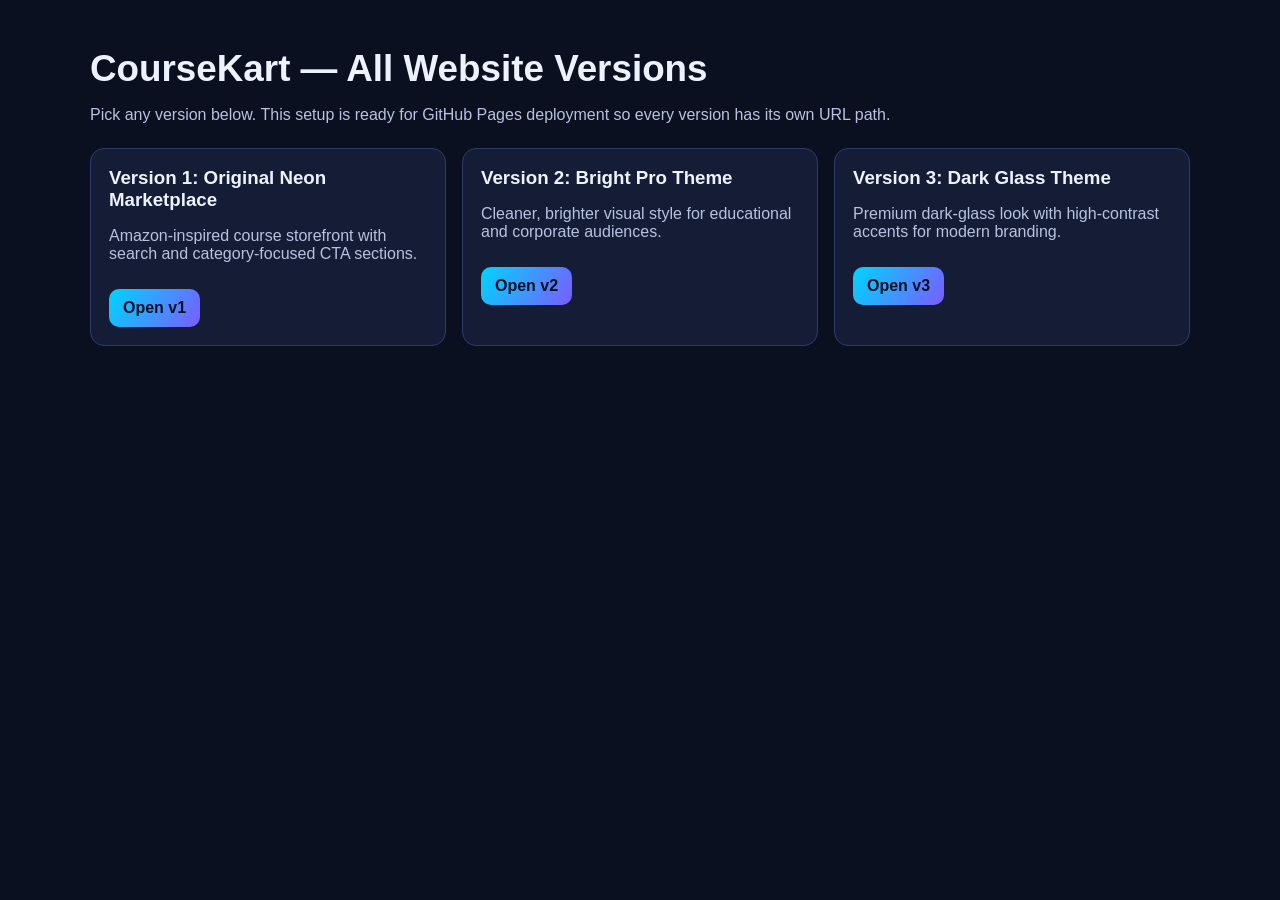
<file: index.html>
<!DOCTYPE html>
<html lang="en">
<head>
  <meta charset="UTF-8" />
  <meta name="viewport" content="width=device-width, initial-scale=1.0" />
  <title>CourseKart Versions Hub</title>
  <style>
    body{margin:0;font-family:Inter,Arial,sans-serif;background:#0b1020;color:#eef2ff}
    .wrap{max-width:1100px;margin:0 auto;padding:48px 20px}
    h1{font-size:2.3rem;margin:0 0 8px}
    p{color:#b8c2e0}
    .grid{display:grid;grid-template-columns:repeat(auto-fit,minmax(240px,1fr));gap:16px;margin-top:24px}
    .card{background:#151d36;border:1px solid #2c3b6b;border-radius:14px;padding:18px}
    .card h3{margin:0 0 8px}
    .btn{display:inline-block;margin-top:10px;padding:10px 14px;border-radius:10px;text-decoration:none;color:#031024;background:linear-gradient(120deg,#00d4ff,#7a5cff);font-weight:700}
  </style>
</head>
<body>
  <div class="wrap">
    <h1>CourseKart — All Website Versions</h1>
    <p>Pick any version below. This setup is ready for GitHub Pages deployment so every version has its own URL path.</p>

    <div class="grid">
      <div class="card">
        <h3>Version 1: Original Neon Marketplace</h3>
        <p>Amazon-inspired course storefront with search and category-focused CTA sections.</p>
        <a class="btn" href="./v1/">Open v1</a>
      </div>
      <div class="card">
        <h3>Version 2: Bright Pro Theme</h3>
        <p>Cleaner, brighter visual style for educational and corporate audiences.</p>
        <a class="btn" href="./v2/">Open v2</a>
      </div>
      <div class="card">
        <h3>Version 3: Dark Glass Theme</h3>
        <p>Premium dark-glass look with high-contrast accents for modern branding.</p>
        <a class="btn" href="./v3/">Open v3</a>
      </div>
    </div>
  </div>
</body>
</html>
</file>
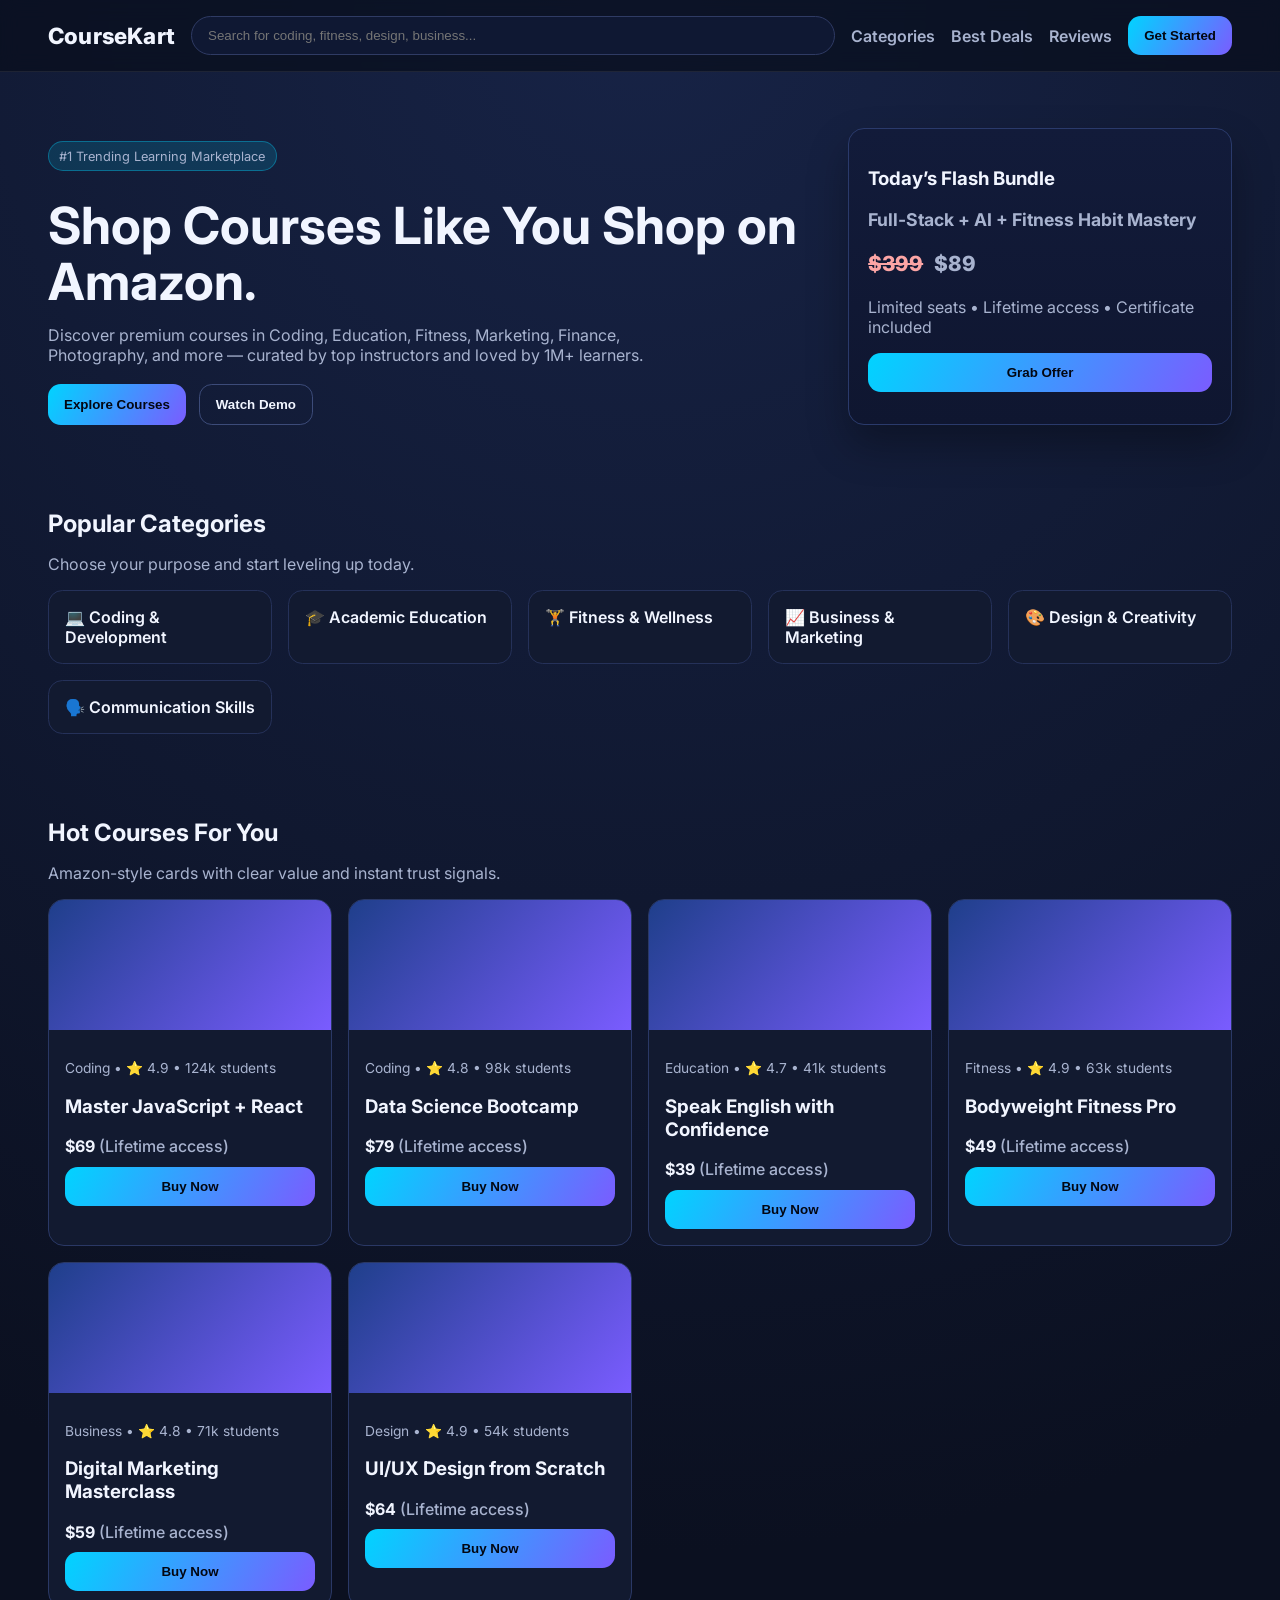
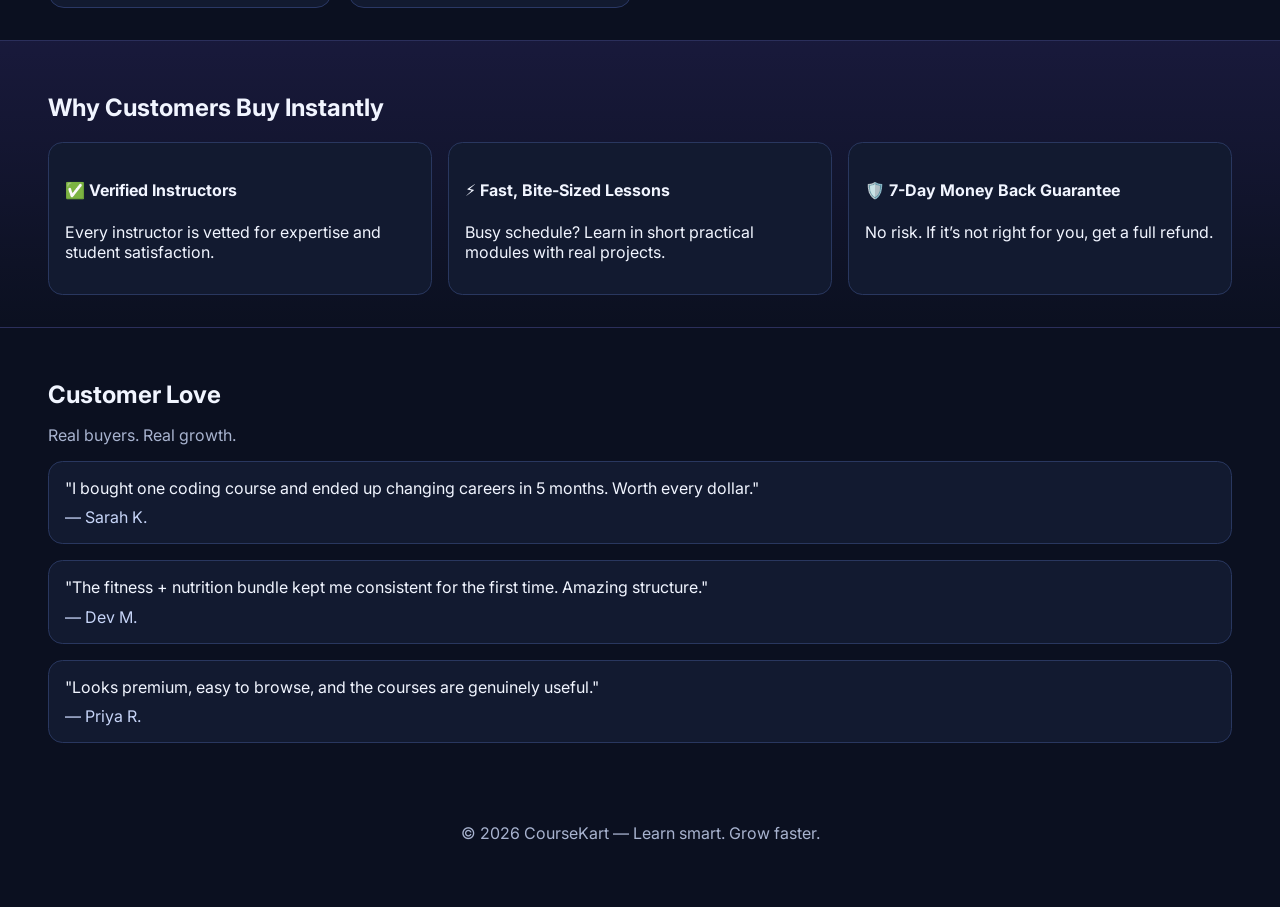
<file: v1/index.html>
<!DOCTYPE html>
<html lang="en">
  <head>
    <meta charset="UTF-8" />
    <meta name="viewport" content="width=device-width, initial-scale=1.0" />
    <title>CourseKart | Learn Anything, Anytime</title>
    <link rel="preconnect" href="https://fonts.googleapis.com" />
    <link rel="preconnect" href="https://fonts.gstatic.com" crossorigin />
    <link
      href="https://fonts.googleapis.com/css2?family=Inter:wght@400;500;600;700;800&display=swap"
      rel="stylesheet"
    />
    <link rel="stylesheet" href="styles.css" />
  </head>
  <body>
    <header class="top-nav">
      <div class="brand">CourseKart</div>
      <div class="search-wrap">
        <input id="searchInput" type="text" placeholder="Search for coding, fitness, design, business..." />
      </div>
      <nav class="menu">
        <a href="#categories">Categories</a>
        <a href="#deals">Best Deals</a>
        <a href="#testimonials">Reviews</a>
      </nav>
      <button class="cta">Get Started</button>
    </header>

    <section class="hero">
      <div class="hero-content">
        <p class="badge">#1 Trending Learning Marketplace</p>
        <h1>Shop Courses Like You Shop on Amazon.</h1>
        <p>
          Discover premium courses in Coding, Education, Fitness, Marketing, Finance, Photography,
          and more — curated by top instructors and loved by 1M+ learners.
        </p>
        <div class="hero-buttons">
          <button class="cta">Explore Courses</button>
          <button class="ghost">Watch Demo</button>
        </div>
      </div>
      <div class="hero-card">
        <h3>Today’s Flash Bundle</h3>
        <p class="bundle-title">Full-Stack + AI + Fitness Habit Mastery</p>
        <p class="price"><span>$399</span> $89</p>
        <p class="sub">Limited seats • Lifetime access • Certificate included</p>
        <button class="cta full">Grab Offer</button>
      </div>
    </section>

    <main>
      <section id="categories" class="section">
        <div class="section-head">
          <h2>Popular Categories</h2>
          <p>Choose your purpose and start leveling up today.</p>
        </div>
        <div class="category-grid">
          <article class="category-card">💻 Coding & Development</article>
          <article class="category-card">🎓 Academic Education</article>
          <article class="category-card">🏋️ Fitness & Wellness</article>
          <article class="category-card">📈 Business & Marketing</article>
          <article class="category-card">🎨 Design & Creativity</article>
          <article class="category-card">🗣️ Communication Skills</article>
        </div>
      </section>

      <section id="deals" class="section">
        <div class="section-head">
          <h2>Hot Courses For You</h2>
          <p>Amazon-style cards with clear value and instant trust signals.</p>
        </div>
        <div id="courseGrid" class="course-grid"></div>
      </section>

      <section class="section promo">
        <h2>Why Customers Buy Instantly</h2>
        <div class="reasons">
          <div>
            <h4>✅ Verified Instructors</h4>
            <p>Every instructor is vetted for expertise and student satisfaction.</p>
          </div>
          <div>
            <h4>⚡ Fast, Bite-Sized Lessons</h4>
            <p>Busy schedule? Learn in short practical modules with real projects.</p>
          </div>
          <div>
            <h4>🛡️ 7-Day Money Back Guarantee</h4>
            <p>No risk. If it’s not right for you, get a full refund.</p>
          </div>
        </div>
      </section>

      <section id="testimonials" class="section testimonials">
        <div class="section-head">
          <h2>Customer Love</h2>
          <p>Real buyers. Real growth.</p>
        </div>
        <div class="review-grid">
          <blockquote>
            "I bought one coding course and ended up changing careers in 5 months. Worth every dollar."
            <cite>— Sarah K.</cite>
          </blockquote>
          <blockquote>
            "The fitness + nutrition bundle kept me consistent for the first time. Amazing structure."
            <cite>— Dev M.</cite>
          </blockquote>
          <blockquote>
            "Looks premium, easy to browse, and the courses are genuinely useful."
            <cite>— Priya R.</cite>
          </blockquote>
        </div>
      </section>
    </main>

    <footer>
      <p>© 2026 CourseKart — Learn smart. Grow faster.</p>
    </footer>

    <script src="script.js"></script>
  </body>
</html>
</file>
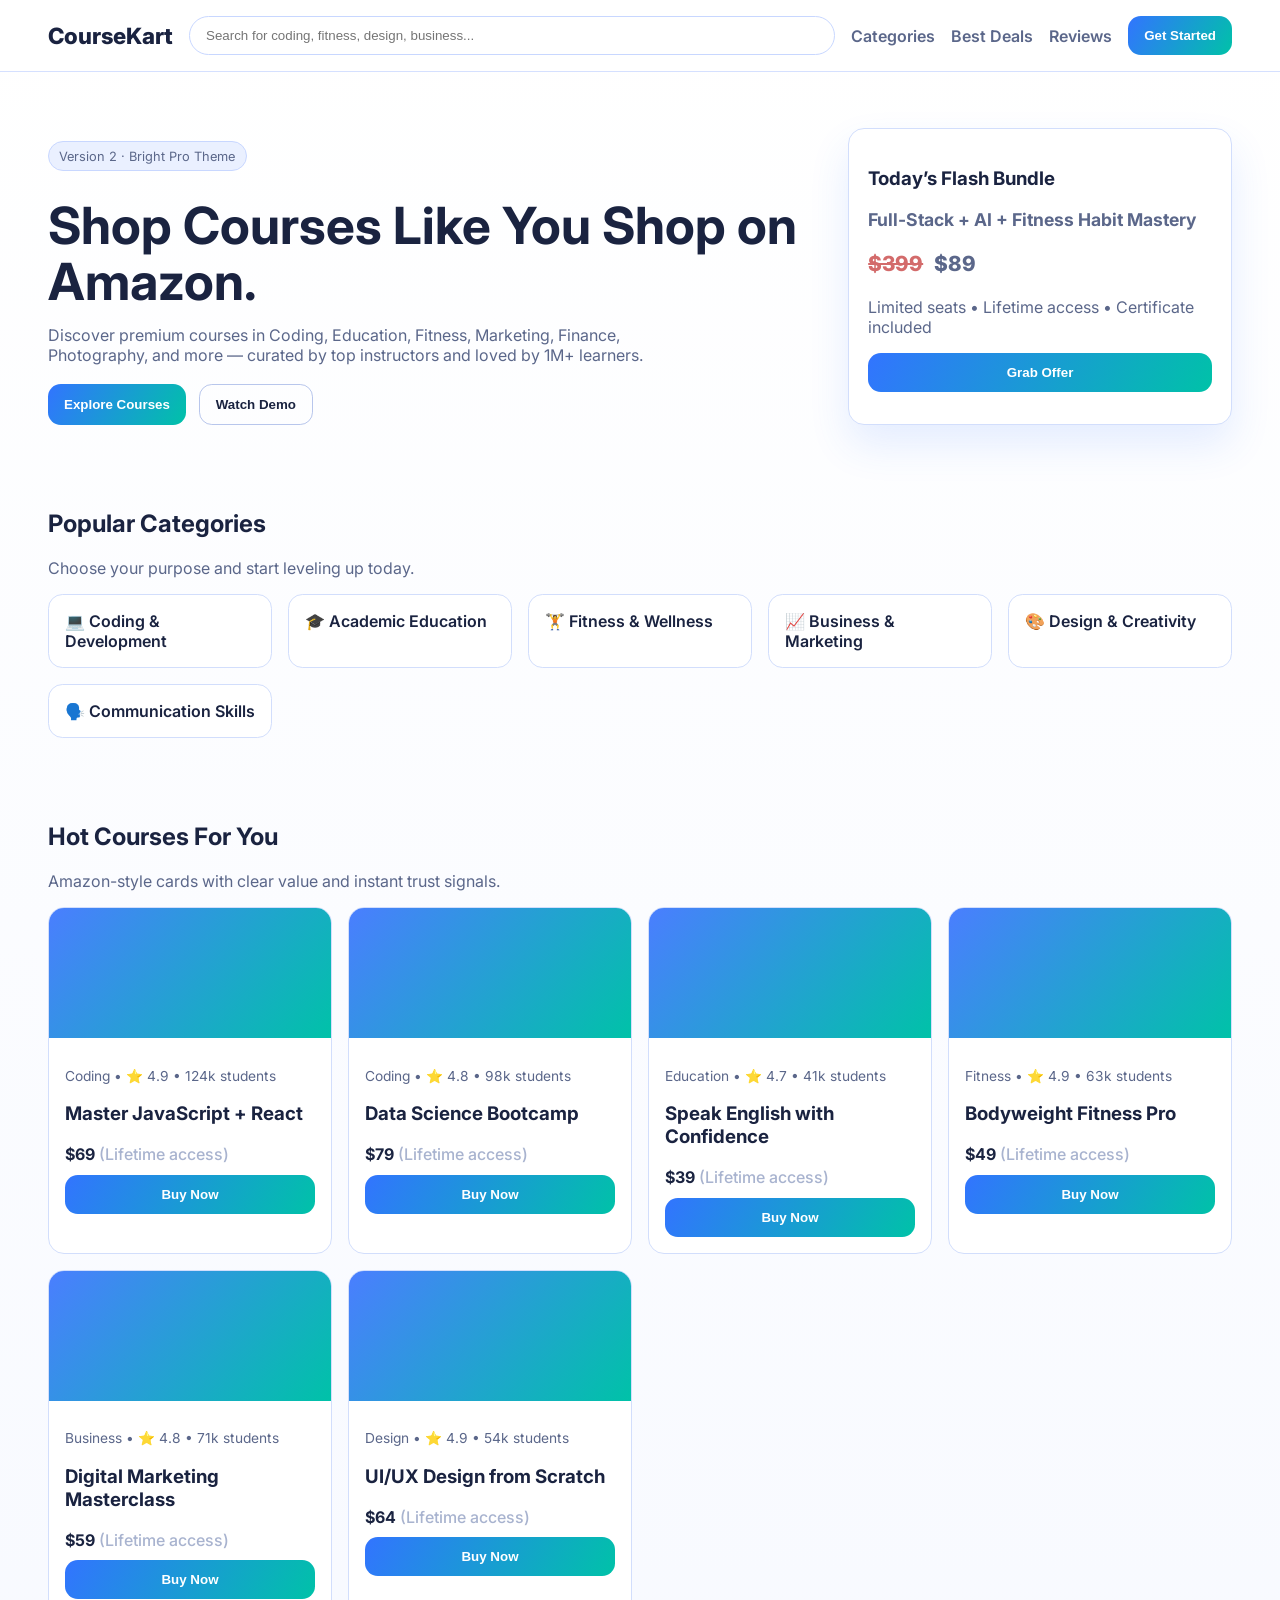
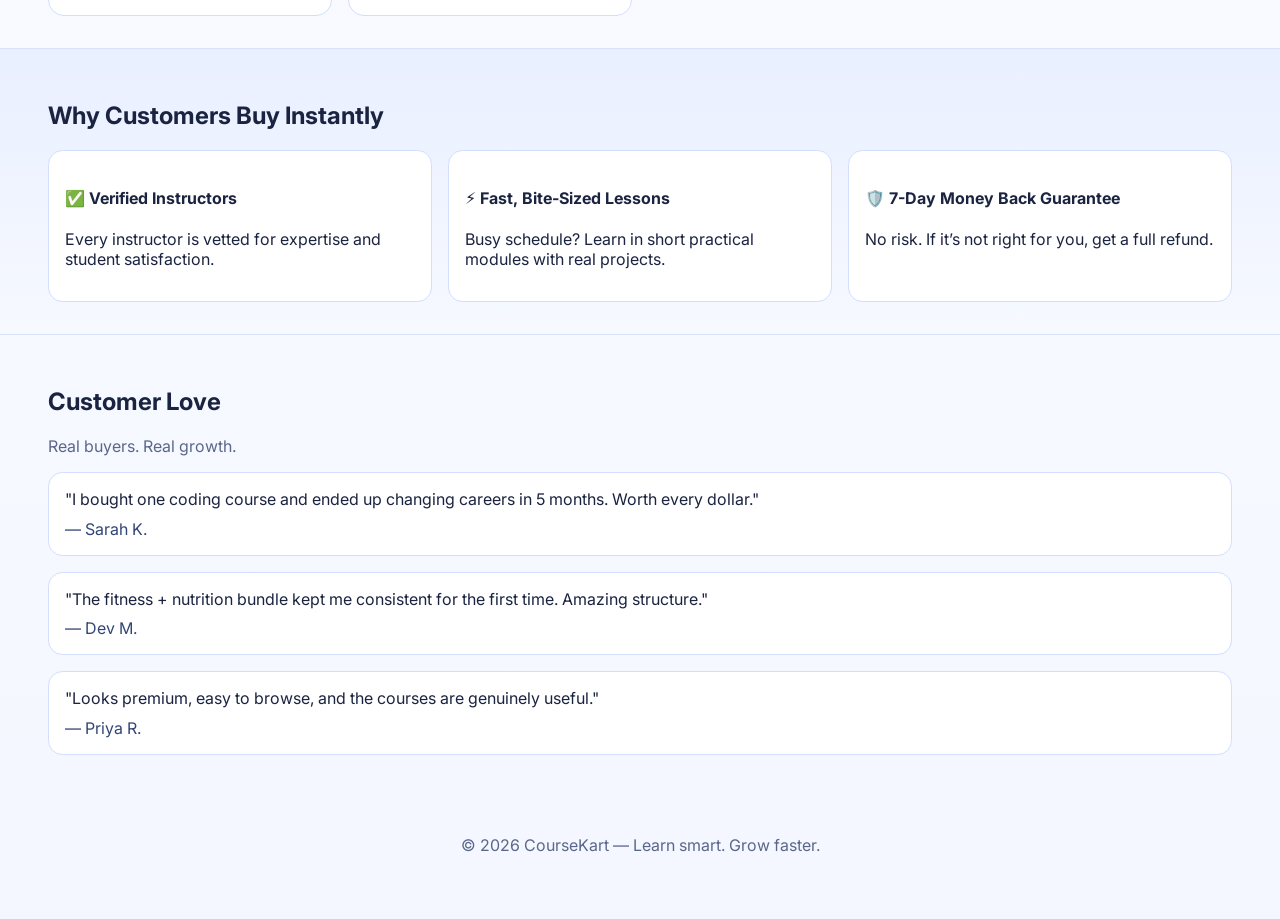
<file: v2/index.html>
<!DOCTYPE html>
<html lang="en">
  <head>
    <meta charset="UTF-8" />
    <meta name="viewport" content="width=device-width, initial-scale=1.0" />
    <title>CourseKart v2 | Learn Anything, Anytime</title>
    <link rel="preconnect" href="https://fonts.googleapis.com" />
    <link rel="preconnect" href="https://fonts.gstatic.com" crossorigin />
    <link
      href="https://fonts.googleapis.com/css2?family=Inter:wght@400;500;600;700;800&display=swap"
      rel="stylesheet"
    />
    <link rel="stylesheet" href="styles.css" />
  </head>
  <body>
    <header class="top-nav">
      <div class="brand">CourseKart</div>
      <div class="search-wrap">
        <input id="searchInput" type="text" placeholder="Search for coding, fitness, design, business..." />
      </div>
      <nav class="menu">
        <a href="#categories">Categories</a>
        <a href="#deals">Best Deals</a>
        <a href="#testimonials">Reviews</a>
      </nav>
      <button class="cta">Get Started</button>
    </header>

    <section class="hero">
      <div class="hero-content">
        <p class="badge">Version 2 · Bright Pro Theme</p>
        <h1>Shop Courses Like You Shop on Amazon.</h1>
        <p>
          Discover premium courses in Coding, Education, Fitness, Marketing, Finance, Photography,
          and more — curated by top instructors and loved by 1M+ learners.
        </p>
        <div class="hero-buttons">
          <button class="cta">Explore Courses</button>
          <button class="ghost">Watch Demo</button>
        </div>
      </div>
      <div class="hero-card">
        <h3>Today’s Flash Bundle</h3>
        <p class="bundle-title">Full-Stack + AI + Fitness Habit Mastery</p>
        <p class="price"><span>$399</span> $89</p>
        <p class="sub">Limited seats • Lifetime access • Certificate included</p>
        <button class="cta full">Grab Offer</button>
      </div>
    </section>

    <main>
      <section id="categories" class="section">
        <div class="section-head">
          <h2>Popular Categories</h2>
          <p>Choose your purpose and start leveling up today.</p>
        </div>
        <div class="category-grid">
          <article class="category-card">💻 Coding & Development</article>
          <article class="category-card">🎓 Academic Education</article>
          <article class="category-card">🏋️ Fitness & Wellness</article>
          <article class="category-card">📈 Business & Marketing</article>
          <article class="category-card">🎨 Design & Creativity</article>
          <article class="category-card">🗣️ Communication Skills</article>
        </div>
      </section>

      <section id="deals" class="section">
        <div class="section-head">
          <h2>Hot Courses For You</h2>
          <p>Amazon-style cards with clear value and instant trust signals.</p>
        </div>
        <div id="courseGrid" class="course-grid"></div>
      </section>

      <section class="section promo">
        <h2>Why Customers Buy Instantly</h2>
        <div class="reasons">
          <div>
            <h4>✅ Verified Instructors</h4>
            <p>Every instructor is vetted for expertise and student satisfaction.</p>
          </div>
          <div>
            <h4>⚡ Fast, Bite-Sized Lessons</h4>
            <p>Busy schedule? Learn in short practical modules with real projects.</p>
          </div>
          <div>
            <h4>🛡️ 7-Day Money Back Guarantee</h4>
            <p>No risk. If it’s not right for you, get a full refund.</p>
          </div>
        </div>
      </section>

      <section id="testimonials" class="section testimonials">
        <div class="section-head">
          <h2>Customer Love</h2>
          <p>Real buyers. Real growth.</p>
        </div>
        <div class="review-grid">
          <blockquote>
            "I bought one coding course and ended up changing careers in 5 months. Worth every dollar."
            <cite>— Sarah K.</cite>
          </blockquote>
          <blockquote>
            "The fitness + nutrition bundle kept me consistent for the first time. Amazing structure."
            <cite>— Dev M.</cite>
          </blockquote>
          <blockquote>
            "Looks premium, easy to browse, and the courses are genuinely useful."
            <cite>— Priya R.</cite>
          </blockquote>
        </div>
      </section>
    </main>

    <footer>
      <p>© 2026 CourseKart — Learn smart. Grow faster.</p>
    </footer>

    <script src="script.js"></script>
  </body>
</html>
</file>
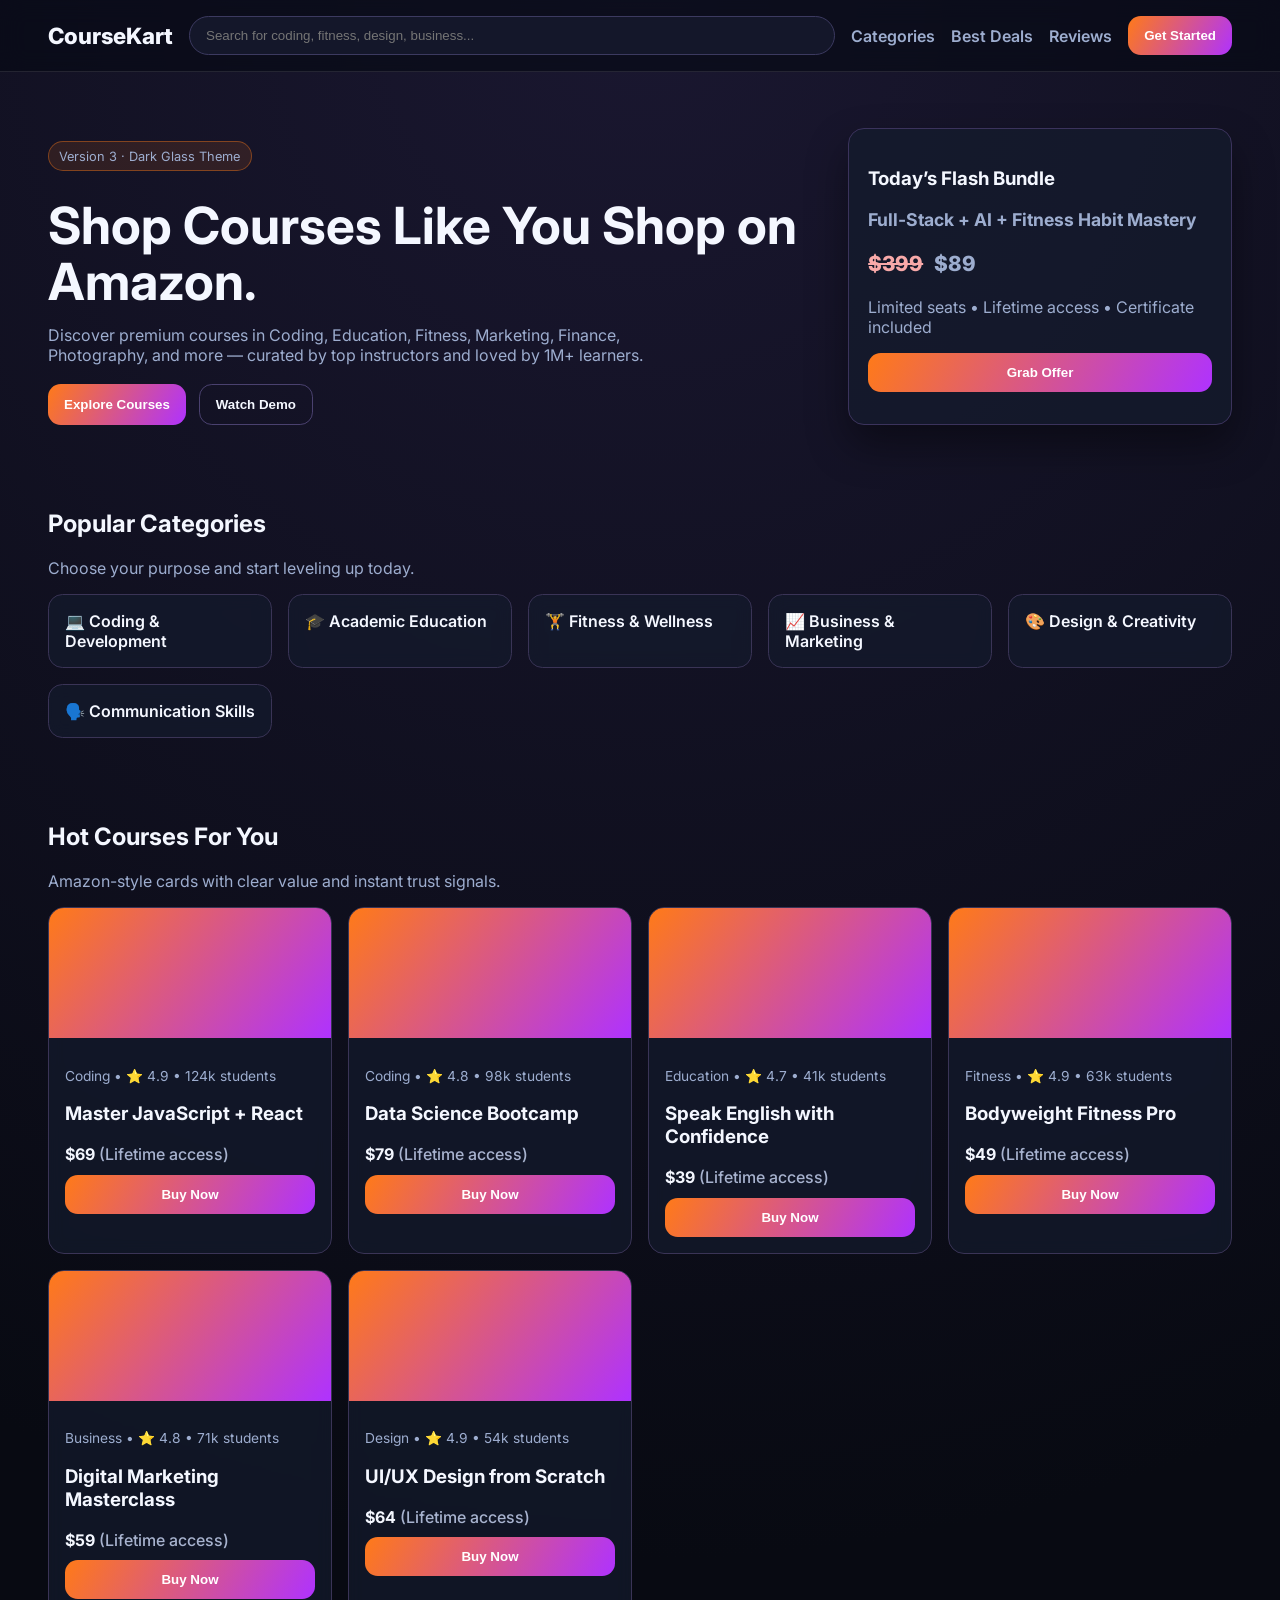
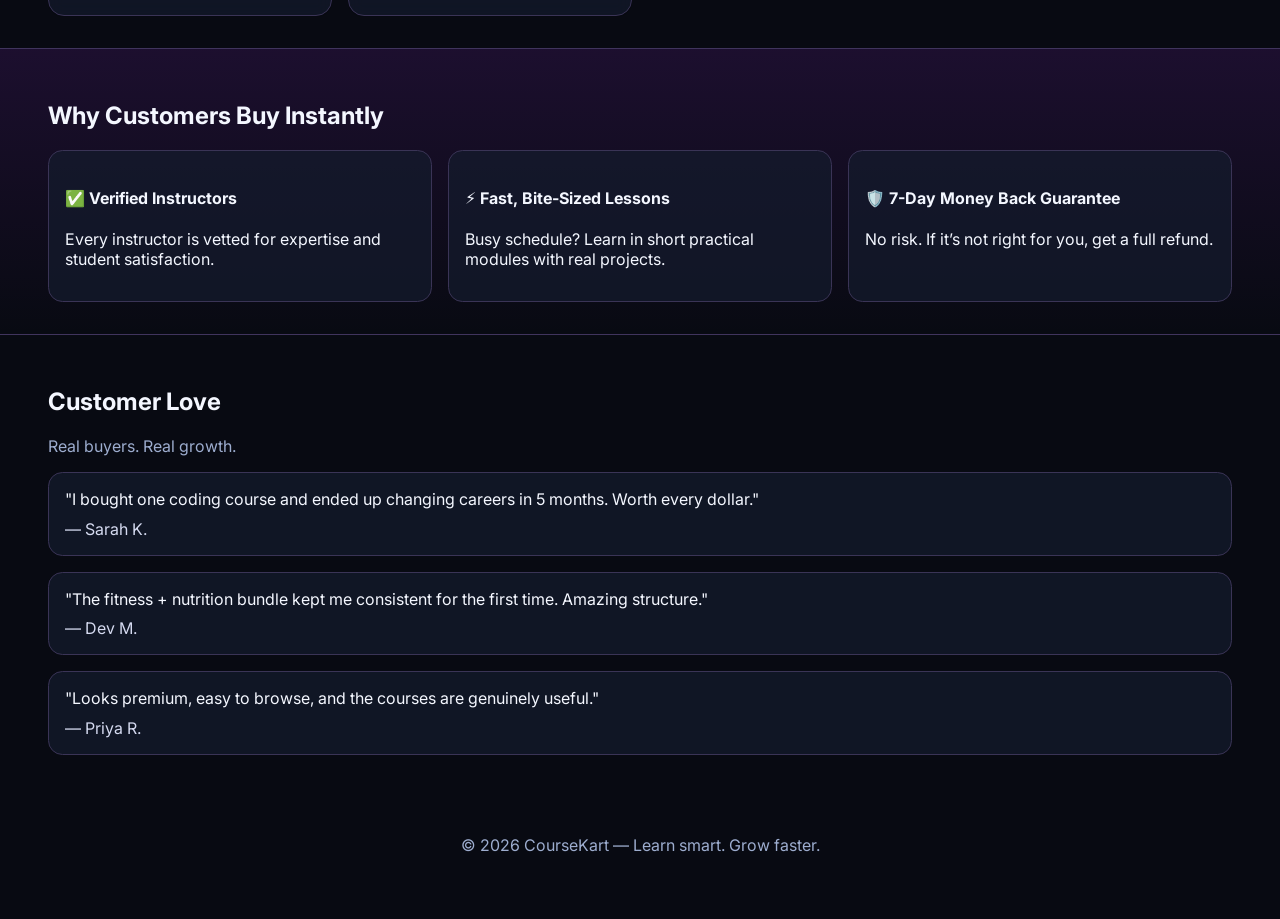
<file: v3/index.html>
<!DOCTYPE html>
<html lang="en">
  <head>
    <meta charset="UTF-8" />
    <meta name="viewport" content="width=device-width, initial-scale=1.0" />
    <title>CourseKart v3 | Learn Anything, Anytime</title>
    <link rel="preconnect" href="https://fonts.googleapis.com" />
    <link rel="preconnect" href="https://fonts.gstatic.com" crossorigin />
    <link
      href="https://fonts.googleapis.com/css2?family=Inter:wght@400;500;600;700;800&display=swap"
      rel="stylesheet"
    />
    <link rel="stylesheet" href="styles.css" />
  </head>
  <body>
    <header class="top-nav">
      <div class="brand">CourseKart</div>
      <div class="search-wrap">
        <input id="searchInput" type="text" placeholder="Search for coding, fitness, design, business..." />
      </div>
      <nav class="menu">
        <a href="#categories">Categories</a>
        <a href="#deals">Best Deals</a>
        <a href="#testimonials">Reviews</a>
      </nav>
      <button class="cta">Get Started</button>
    </header>

    <section class="hero">
      <div class="hero-content">
        <p class="badge">Version 3 · Dark Glass Theme</p>
        <h1>Shop Courses Like You Shop on Amazon.</h1>
        <p>
          Discover premium courses in Coding, Education, Fitness, Marketing, Finance, Photography,
          and more — curated by top instructors and loved by 1M+ learners.
        </p>
        <div class="hero-buttons">
          <button class="cta">Explore Courses</button>
          <button class="ghost">Watch Demo</button>
        </div>
      </div>
      <div class="hero-card">
        <h3>Today’s Flash Bundle</h3>
        <p class="bundle-title">Full-Stack + AI + Fitness Habit Mastery</p>
        <p class="price"><span>$399</span> $89</p>
        <p class="sub">Limited seats • Lifetime access • Certificate included</p>
        <button class="cta full">Grab Offer</button>
      </div>
    </section>

    <main>
      <section id="categories" class="section">
        <div class="section-head">
          <h2>Popular Categories</h2>
          <p>Choose your purpose and start leveling up today.</p>
        </div>
        <div class="category-grid">
          <article class="category-card">💻 Coding & Development</article>
          <article class="category-card">🎓 Academic Education</article>
          <article class="category-card">🏋️ Fitness & Wellness</article>
          <article class="category-card">📈 Business & Marketing</article>
          <article class="category-card">🎨 Design & Creativity</article>
          <article class="category-card">🗣️ Communication Skills</article>
        </div>
      </section>

      <section id="deals" class="section">
        <div class="section-head">
          <h2>Hot Courses For You</h2>
          <p>Amazon-style cards with clear value and instant trust signals.</p>
        </div>
        <div id="courseGrid" class="course-grid"></div>
      </section>

      <section class="section promo">
        <h2>Why Customers Buy Instantly</h2>
        <div class="reasons">
          <div>
            <h4>✅ Verified Instructors</h4>
            <p>Every instructor is vetted for expertise and student satisfaction.</p>
          </div>
          <div>
            <h4>⚡ Fast, Bite-Sized Lessons</h4>
            <p>Busy schedule? Learn in short practical modules with real projects.</p>
          </div>
          <div>
            <h4>🛡️ 7-Day Money Back Guarantee</h4>
            <p>No risk. If it’s not right for you, get a full refund.</p>
          </div>
        </div>
      </section>

      <section id="testimonials" class="section testimonials">
        <div class="section-head">
          <h2>Customer Love</h2>
          <p>Real buyers. Real growth.</p>
        </div>
        <div class="review-grid">
          <blockquote>
            "I bought one coding course and ended up changing careers in 5 months. Worth every dollar."
            <cite>— Sarah K.</cite>
          </blockquote>
          <blockquote>
            "The fitness + nutrition bundle kept me consistent for the first time. Amazing structure."
            <cite>— Dev M.</cite>
          </blockquote>
          <blockquote>
            "Looks premium, easy to browse, and the courses are genuinely useful."
            <cite>— Priya R.</cite>
          </blockquote>
        </div>
      </section>
    </main>

    <footer>
      <p>© 2026 CourseKart — Learn smart. Grow faster.</p>
    </footer>

    <script src="script.js"></script>
  </body>
</html>
</file>
<file: v1/styles.css>
:root {
  --bg: #0b1020;
  --card: #121a30;
  --muted: #a8b3cf;
  --text: #f1f5ff;
  --accent: #00d4ff;
  --accent-2: #7a5cff;
}

* {
  box-sizing: border-box;
}

body {
  margin: 0;
  font-family: Inter, system-ui, sans-serif;
  background: radial-gradient(circle at top, #172346, var(--bg) 60%);
  color: var(--text);
}

.top-nav {
  position: sticky;
  top: 0;
  z-index: 10;
  display: grid;
  grid-template-columns: auto 1fr auto auto;
  gap: 1rem;
  align-items: center;
  padding: 1rem 3rem;
  backdrop-filter: blur(10px);
  background: rgba(9, 14, 28, 0.72);
  border-bottom: 1px solid rgba(255, 255, 255, 0.08);
}

.brand {
  font-size: 1.4rem;
  font-weight: 800;
  letter-spacing: 0.2px;
}

.search-wrap input {
  width: 100%;
  border-radius: 999px;
  border: 1px solid #2f3b64;
  background: #0f1833;
  color: var(--text);
  padding: 0.7rem 1rem;
}

.menu {
  display: flex;
  gap: 1rem;
}

.menu a {
  color: var(--muted);
  text-decoration: none;
  font-weight: 600;
}

.cta,
.ghost {
  border: none;
  padding: 0.75rem 1rem;
  border-radius: 0.8rem;
  cursor: pointer;
  font-weight: 700;
}

.cta {
  background: linear-gradient(120deg, var(--accent), var(--accent-2));
  color: #030712;
}

.ghost {
  background: transparent;
  border: 1px solid #3c4b79;
  color: var(--text);
}

.hero {
  display: grid;
  grid-template-columns: 2fr 1fr;
  gap: 2rem;
  padding: 3.5rem 3rem 2rem;
}

.badge {
  display: inline-block;
  font-size: 0.8rem;
  background: rgba(0, 212, 255, 0.15);
  padding: 0.4rem 0.65rem;
  border: 1px solid rgba(0, 212, 255, 0.35);
  border-radius: 99px;
}

.hero h1 {
  margin: 0.8rem 0;
  font-size: clamp(2rem, 6vw, 3.2rem);
  line-height: 1.1;
}

.hero p {
  color: var(--muted);
  max-width: 65ch;
}

.hero-buttons {
  margin-top: 1.2rem;
  display: flex;
  gap: 0.8rem;
}

.hero-card {
  padding: 1.2rem;
  background: linear-gradient(180deg, #121b3a, #0f1630);
  border: 1px solid #2a3a6b;
  border-radius: 1rem;
  box-shadow: 0 20px 40px rgba(0, 0, 0, 0.3);
}

.bundle-title {
  font-weight: 700;
  font-size: 1.1rem;
}

.price {
  font-size: 1.3rem;
  font-weight: 800;
  color: #8ff9ba;
}

.price span {
  text-decoration: line-through;
  color: #fca5a5;
  margin-right: 0.4rem;
}

.full {
  width: 100%;
}

.section {
  padding: 2rem 3rem;
}

.section-head h2 {
  margin-bottom: 0.25rem;
}

.section-head p {
  color: var(--muted);
}

.category-grid,
.course-grid,
.review-grid,
.reasons {
  display: grid;
  gap: 1rem;
}

.category-grid {
  grid-template-columns: repeat(auto-fit, minmax(220px, 1fr));
}

.category-card {
  background: var(--card);
  border: 1px solid #253159;
  padding: 1rem;
  border-radius: 0.9rem;
  font-weight: 600;
}

.course-grid {
  grid-template-columns: repeat(auto-fit, minmax(250px, 1fr));
}

.course-card {
  background: var(--card);
  border: 1px solid #2a3865;
  border-radius: 1rem;
  overflow: hidden;
  display: flex;
  flex-direction: column;
}

.course-thumb {
  height: 130px;
  background: linear-gradient(130deg, #1f3f8b, #7a5cff);
}

.course-body {
  padding: 1rem;
}

.course-meta {
  color: var(--muted);
  font-size: 0.86rem;
}

.course-price {
  margin: 0.65rem 0;
  font-weight: 700;
}

.promo {
  background: linear-gradient(180deg, rgba(122, 92, 255, 0.12), transparent);
  border-top: 1px solid #2b2f5b;
  border-bottom: 1px solid #2b2f5b;
}

.reasons {
  grid-template-columns: repeat(auto-fit, minmax(220px, 1fr));
}

.reasons div,
.review-grid blockquote {
  padding: 1rem;
  background: var(--card);
  border: 1px solid #29375f;
  border-radius: 0.9rem;
  margin: 0;
}

cite {
  margin-top: 0.6rem;
  display: block;
  color: #c6d4f7;
  font-style: normal;
}

footer {
  padding: 2rem 3rem 3rem;
  color: var(--muted);
  text-align: center;
}

@media (max-width: 900px) {
  .top-nav {
    grid-template-columns: 1fr;
  }

  .hero {
    grid-template-columns: 1fr;
  }

  .menu {
    flex-wrap: wrap;
  }
}
</file>
<file: v2/styles.css>
:root {
  --bg: #f4f7ff;
  --card: #ffffff;
  --muted: #5b678a;
  --text: #1a2340;
  --accent: #3274ff;
  --accent-2: #00c2a8;
}
*{box-sizing:border-box}
body{margin:0;font-family:Inter,system-ui,sans-serif;background:linear-gradient(180deg,#ffffff,var(--bg));color:var(--text)}
.top-nav{position:sticky;top:0;z-index:10;display:grid;grid-template-columns:auto 1fr auto auto;gap:1rem;align-items:center;padding:1rem 3rem;background:rgba(255,255,255,.92);border-bottom:1px solid #d5e0ff}
.brand{font-size:1.4rem;font-weight:800}
.search-wrap input{width:100%;border-radius:999px;border:1px solid #c8d7ff;background:#fff;color:var(--text);padding:.7rem 1rem}
.menu{display:flex;gap:1rem}.menu a{color:var(--muted);text-decoration:none;font-weight:600}
.cta,.ghost{border:none;padding:.75rem 1rem;border-radius:.8rem;cursor:pointer;font-weight:700}
.cta{background:linear-gradient(120deg,var(--accent),var(--accent-2));color:#fff}.ghost{background:transparent;border:1px solid #b8c6ec;color:var(--text)}
.hero{display:grid;grid-template-columns:2fr 1fr;gap:2rem;padding:3.5rem 3rem 2rem}.badge{display:inline-block;font-size:.8rem;background:#eaf0ff;padding:.4rem .65rem;border:1px solid #c8d7ff;border-radius:99px}
.hero h1{margin:.8rem 0;font-size:clamp(2rem,6vw,3.2rem);line-height:1.1}.hero p{color:var(--muted);max-width:65ch}.hero-buttons{margin-top:1.2rem;display:flex;gap:.8rem}
.hero-card{padding:1.2rem;background:#fff;border:1px solid #d2defc;border-radius:1rem;box-shadow:0 20px 40px rgba(50,116,255,.12)}
.bundle-title{font-weight:700;font-size:1.1rem}.price{font-size:1.3rem;font-weight:800;color:#0ea56f}.price span{text-decoration:line-through;color:#d36b6b;margin-right:.4rem}.full{width:100%}
.section{padding:2rem 3rem}.section-head p{color:var(--muted)}
.category-grid,.course-grid,.review-grid,.reasons{display:grid;gap:1rem}.category-grid{grid-template-columns:repeat(auto-fit,minmax(220px,1fr))}.category-card{background:var(--card);border:1px solid #d2defc;padding:1rem;border-radius:.9rem;font-weight:600}
.course-grid{grid-template-columns:repeat(auto-fit,minmax(250px,1fr))}.course-card{background:var(--card);border:1px solid #d2defc;border-radius:1rem;overflow:hidden;display:flex;flex-direction:column}
.course-thumb{height:130px;background:linear-gradient(130deg,#4a7eff,#00c2a8)}.course-body{padding:1rem}.course-meta{color:var(--muted);font-size:.86rem}.course-price{margin:.65rem 0;font-weight:700}
.promo{background:linear-gradient(180deg,rgba(50,116,255,.08),transparent);border-top:1px solid #d8e2fb;border-bottom:1px solid #d8e2fb}
.reasons{grid-template-columns:repeat(auto-fit,minmax(220px,1fr))}.reasons div,.review-grid blockquote{padding:1rem;background:var(--card);border:1px solid #d2defc;border-radius:.9rem;margin:0}
cite{margin-top:.6rem;display:block;color:#334576;font-style:normal}footer{padding:2rem 3rem 3rem;color:var(--muted);text-align:center}
@media (max-width:900px){.top-nav{grid-template-columns:1fr}.hero{grid-template-columns:1fr}.menu{flex-wrap:wrap}}
</file>
<file: v3/styles.css>
:root {
  --bg: #080a12;
  --card: rgba(20, 27, 45, 0.72);
  --muted: #9dadcf;
  --text: #f4f7ff;
  --accent: #ff7a18;
  --accent-2: #af32ff;
}
*{box-sizing:border-box}
body{margin:0;font-family:Inter,system-ui,sans-serif;background:radial-gradient(circle at top,#1a1730,var(--bg) 60%);color:var(--text)}
.top-nav{position:sticky;top:0;z-index:10;display:grid;grid-template-columns:auto 1fr auto auto;gap:1rem;align-items:center;padding:1rem 3rem;backdrop-filter:blur(12px);background:rgba(7,10,20,.65);border-bottom:1px solid rgba(255,255,255,.1)}
.brand{font-size:1.4rem;font-weight:800}.search-wrap input{width:100%;border-radius:999px;border:1px solid #3c3a60;background:#14172a;color:var(--text);padding:.7rem 1rem}
.menu{display:flex;gap:1rem}.menu a{color:var(--muted);text-decoration:none;font-weight:600}
.cta,.ghost{border:none;padding:.75rem 1rem;border-radius:.8rem;cursor:pointer;font-weight:700}.cta{background:linear-gradient(120deg,var(--accent),var(--accent-2));color:#fff}.ghost{background:transparent;border:1px solid #4a416f;color:var(--text)}
.hero{display:grid;grid-template-columns:2fr 1fr;gap:2rem;padding:3.5rem 3rem 2rem}.badge{display:inline-block;font-size:.8rem;background:rgba(255,122,24,.12);padding:.4rem .65rem;border:1px solid rgba(255,122,24,.4);border-radius:99px}
.hero h1{margin:.8rem 0;font-size:clamp(2rem,6vw,3.2rem);line-height:1.1}.hero p{color:var(--muted);max-width:65ch}.hero-buttons{margin-top:1.2rem;display:flex;gap:.8rem}
.hero-card{padding:1.2rem;background:var(--card);border:1px solid #3b335c;border-radius:1rem;box-shadow:0 20px 40px rgba(0,0,0,.4)}
.bundle-title{font-weight:700;font-size:1.1rem}.price{font-size:1.3rem;font-weight:800;color:#90f6be}.price span{text-decoration:line-through;color:#f8a9a9;margin-right:.4rem}.full{width:100%}
.section{padding:2rem 3rem}.section-head p{color:var(--muted)}.category-grid,.course-grid,.review-grid,.reasons{display:grid;gap:1rem}.category-grid{grid-template-columns:repeat(auto-fit,minmax(220px,1fr))}
.category-card{background:var(--card);border:1px solid #3a3456;padding:1rem;border-radius:.9rem;font-weight:600;backdrop-filter:blur(8px)}
.course-grid{grid-template-columns:repeat(auto-fit,minmax(250px,1fr))}.course-card{background:var(--card);border:1px solid #3a3456;border-radius:1rem;overflow:hidden;display:flex;flex-direction:column;backdrop-filter:blur(8px)}
.course-thumb{height:130px;background:linear-gradient(130deg,#ff7a18,#af32ff)}.course-body{padding:1rem}.course-meta{color:var(--muted);font-size:.86rem}.course-price{margin:.65rem 0;font-weight:700}
.promo{background:linear-gradient(180deg,rgba(175,50,255,.12),transparent);border-top:1px solid #40345d;border-bottom:1px solid #40345d}
.reasons{grid-template-columns:repeat(auto-fit,minmax(220px,1fr))}.reasons div,.review-grid blockquote{padding:1rem;background:var(--card);border:1px solid #3a3456;border-radius:.9rem;margin:0}
cite{margin-top:.6rem;display:block;color:#d5daf0;font-style:normal}footer{padding:2rem 3rem 3rem;color:var(--muted);text-align:center}
@media (max-width:900px){.top-nav{grid-template-columns:1fr}.hero{grid-template-columns:1fr}.menu{flex-wrap:wrap}}
</file>
